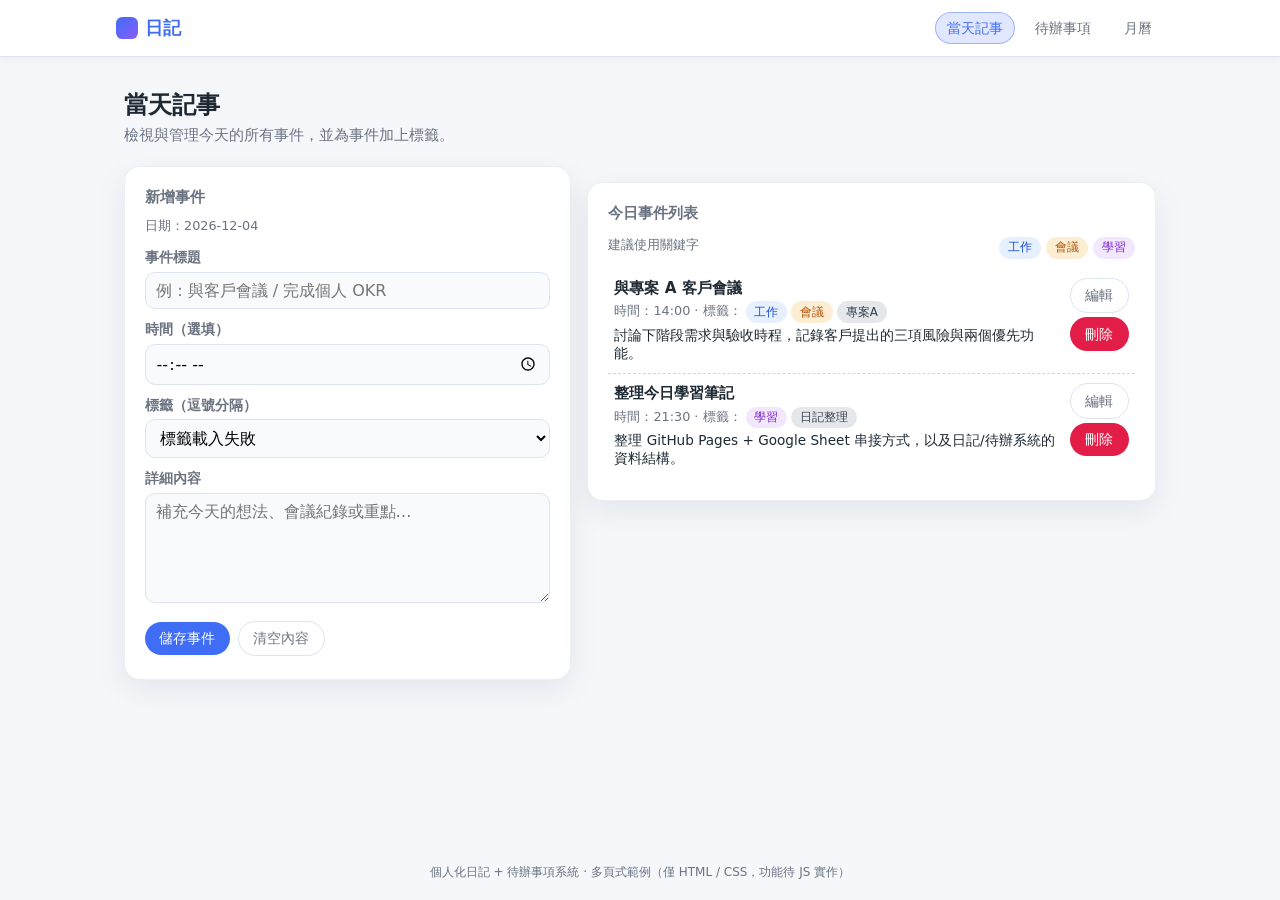
<file: index.html>
<!DOCTYPE html>
<html lang="zh-Hant">
<head>
  <meta charset="UTF-8">
  <title>日記</title>
  <link rel="stylesheet" href="static/styles.css">
</head>
<body>
  <!-- 讀取中的全畫面遮罩 -->
<div class="loading-overlay" data-role="loading-overlay">
  <div class="loading-spinner"></div>
  <div class="loading-text">載入中，請稍候…</div>
</div>
<div class="app-shell">
  <header class="top-nav">
    <div class="top-nav-inner">
      <div class="brand">
        <div class="brand-icon"></div>
        <span>日記</span>
      </div>
      <nav class="nav-links">
        <a class="nav-link active" href="index.html">當天記事</a>
        <a class="nav-link" href="todos.html">待辦事項</a>
        <a class="nav-link" href="calendar.html">月曆</a>
      </nav>
    </div>
  </header>

  <main class="app-main">
    <header class="page-header">
      <h1 class="page-title">當天記事</h1>
      <p class="page-subtitle">檢視與管理今天的所有事件，並為事件加上標籤。</p>
    </header>

    <section class="two-column">
      <!-- 左側：新增 / 編輯今日事件 -->
      <section class="card">
        <h2 class="page-subtitle" style="margin-bottom:0.6rem;">新增事件</h2>
        <p class="page-subtitle" style="font-size:0.8rem; margin-bottom:0.9rem;">
          日期：<span data-role="today-display">2025-12-03</span>
        </p>

        <form class="form-grid" data-role="daily-form">
          <div>
            <label class="label" for="event-title">事件標題</label>
            <input
              class="input"
              id="event-title"
              name="title"
              placeholder="例：與客戶會議 / 完成個人 OKR">
          </div>

          <div>
            <label class="label" for="event-time">時間（選填）</label>
            <!-- <input class="input" id="event-time" name="time" placeholder="例如：14:00"> -->
            <input
              class="input"
              id="event-time"
              name="time"
              type="time"
              step="60"
            >
          </div>

          <div>
            <label class="label" for="event-tags">標籤（逗號分隔）</label>
            <!-- <input class="input" id="event-tags" name="tags" placeholder="例如：工作,專案A,會議"> -->
            <!-- 由 JS 動態載入 Todos 的標籤 -->
            <select
              class="select"
              id="event-tags"
              name="tags"
              data-role="tag-select"
            >
            </select>
          </div>

          <div>
            <label class="label" for="event-notes">詳細內容</label>
            <textarea class="textarea" id="event-notes" name="notes" placeholder="補充今天的想法、會議紀錄或重點…"></textarea>
          </div>

          <div class="btn-row" style="margin-top:0.1rem;">
            <button type="submit" class="btn">儲存事件</button>
            <button type="reset" class="btn btn-outline">清空內容</button>
          </div>
        </form>
      </section>

      <!-- 右側：今日事件列表 -->
      <section class="card">
        <h2 class="page-subtitle" style="margin-bottom:0.8rem;">今日事件列表</h2>

        <div style="margin-bottom:0.6rem; display:flex; justify-content:space-between; gap:0.5rem; flex-wrap:wrap;">
          <span style="font-size:0.8rem; color:var(--text-muted);">
            建議使用關鍵字
          </span>
          <div class="tag-list">
            <span class="tag tag--work">工作</span>
            <span class="tag tag--meeting">會議</span>
            <span class="tag tag--study">學習</span>
          </div>
        </div>

        <ul class="list" data-role="daily-list">
          <!-- 範例事件 1 -->
          <li class="list-item">
            <div class="item-main">
              <h3 class="item-title">與專案 A 客戶會議</h3>
              <div class="item-meta">
                時間：14:00 · 標籤：
                <span class="tag tag--work">工作</span>
                <span class="tag tag--meeting">會議</span>
                <span class="tag">專案A</span>
              </div>
              <p style="margin:0; font-size:0.85rem; color:var(--text-main);">
                討論下階段需求與驗收時程，記錄客戶提出的三項風險與兩個優先功能。
              </p>
            </div>
            <div class="item-actions">
              <button class="btn btn-outline" type="button">編輯</button>
              <button class="btn btn-danger" type="button">刪除</button>
            </div>
          </li>

          <!-- 範例事件 2 -->
          <li class="list-item">
            <div class="item-main">
              <h3 class="item-title">整理今日學習筆記</h3>
              <div class="item-meta">
                時間：21:30 · 標籤：
                <span class="tag tag--study">學習</span>
                <span class="tag">日記整理</span>
              </div>
              <p style="margin:0; font-size:0.85rem; color:var(--text-main);">
                整理 GitHub Pages + Google Sheet 串接方式，以及日記/待辦系統的資料結構。
              </p>
            </div>
            <div class="item-actions">
              <button class="btn btn-outline" type="button">編輯</button>
              <button class="btn btn-danger" type="button">刪除</button>
            </div>
          </li>
        </ul>
      </section>
    </section>
  </main>

  <footer class="app-footer">
    個人化日記 + 待辦事項系統 · 多頁式範例（僅 HTML / CSS，功能待 JS 實作）
  </footer>
</div>
<script src="static/common.js"></script>
<script src="static/daily.js"></script>
</body>
</html>
</file>
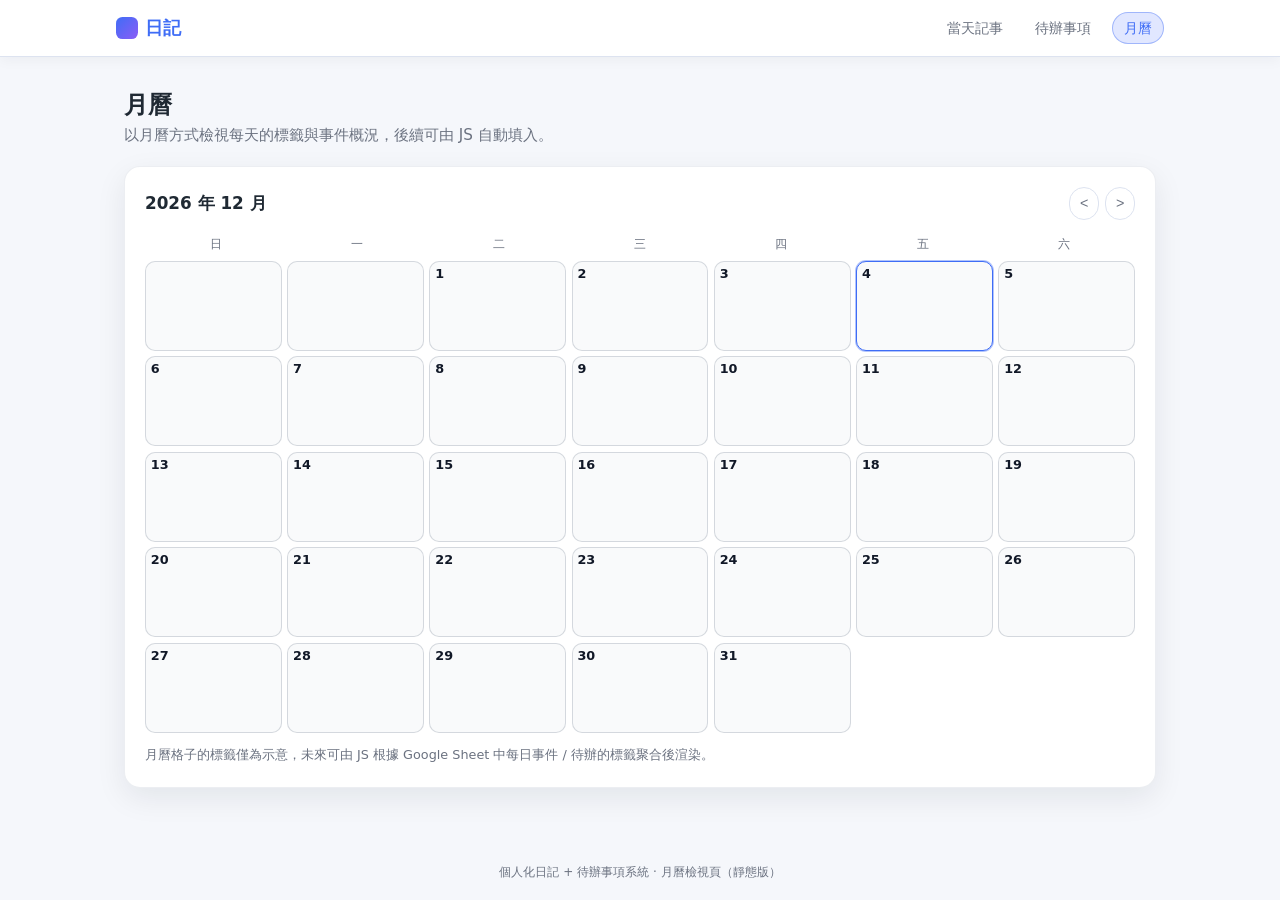
<file: calendar.html>
<!DOCTYPE html>
<html lang="zh-Hant">
<head>
  <meta charset="UTF-8">
  <title>日記</title>
  <link rel="stylesheet" href="static/styles.css">
</head>
<body>
  <!-- 讀取中的全畫面遮罩 -->
<div class="loading-overlay" data-role="loading-overlay">
  <div class="loading-spinner"></div>
  <div class="loading-text">載入中，請稍候…</div>
</div>
<div class="app-shell">
  <header class="top-nav">
    <div class="top-nav-inner">
      <div class="brand">
        <div class="brand-icon"></div>
        <span>日記</span>
      </div>
      <nav class="nav-links">
        <a class="nav-link" href="index.html">當天記事</a>
        <a class="nav-link" href="todos.html">待辦事項</a>
        <a class="nav-link active" href="calendar.html">月曆</a>
      </nav>
    </div>
  </header>

  <main class="app-main">
    <header class="page-header">
      <h1 class="page-title">月曆</h1>
      <p class="page-subtitle">
        以月曆方式檢視每天的標籤與事件概況，後續可由 JS 自動填入。
      </p>
    </header>

    <section class="card">
      <div class="calendar-header">
        <div class="calendar-title">
          <span data-role="calendar-year">2025</span> 年
          <span data-role="calendar-month">12</span> 月
        </div>
        <div class="calendar-controls">
          <button
            type="button"
            class="btn btn-icon btn-outline"
            aria-label="前一個月"
            data-role="calendar-prev"
          >&lt;</button>
          <button
            type="button"
            class="btn btn-icon btn-outline"
            aria-label="下一個月"
            data-role="calendar-next"
          >&gt;</button>
        </div>
      </div>

      <div class="calendar-weekdays">
        <div class="calendar-weekday">日</div>
        <div class="calendar-weekday">一</div>
        <div class="calendar-weekday">二</div>
        <div class="calendar-weekday">三</div>
        <div class="calendar-weekday">四</div>
        <div class="calendar-weekday">五</div>
        <div class="calendar-weekday">六</div>
      </div>

      <!-- 靜態示意：假設本月 1 號是星期一，後續可用 JS 動態產網格 -->
      <div class="calendar-grid" data-role="calendar-grid">
        <!-- 空白占位（如果月第一天不是星期日可用 JS 動態插入） -->
        <div class="calendar-day"></div>

        <!-- 範例：1 號 -->
        <div class="calendar-day">
          <div class="calendar-day-number">1</div>
          <div class="calendar-day-tags">
            <span class="calendar-tag">工作</span>
            <span class="calendar-tag">會議</span>
          </div>
        </div>

        <!-- 範例：2 號 -->
        <div class="calendar-day">
          <div class="calendar-day-number">2</div>
          <div class="calendar-day-tags">
            <span class="calendar-tag">學習</span>
          </div>
        </div>

        <!-- 範例：3 號（今天示意） -->
        <div class="calendar-day calendar-day--today">
          <div class="calendar-day-number">3</div>
          <div class="calendar-day-tags">
            <span class="calendar-tag">工作</span>
            <span class="calendar-tag">專案A</span>
            <span class="calendar-tag">日記整理</span>
          </div>
        </div>

        <!-- 為方便你看效果，再多放幾天 -->
        <div class="calendar-day">
          <div class="calendar-day-number">4</div>
          <div class="calendar-day-tags">
            <span class="calendar-tag">會議</span>
          </div>
        </div>

        <div class="calendar-day">
          <div class="calendar-day-number">5</div>
          <div class="calendar-day-tags">
            <span class="calendar-tag">個人</span>
          </div>
        </div>

        <div class="calendar-day">
          <div class="calendar-day-number">6</div>
          <div class="calendar-day-tags">
            <span class="calendar-tag">學習</span>
            <span class="calendar-tag">閱讀</span>
          </div>
        </div>

        <div class="calendar-day">
          <div class="calendar-day-number">7</div>
          <div class="calendar-day-tags">
            <span class="calendar-tag">工作</span>
          </div>
        </div>

        <!-- 其他日期可之後用 JS 產生填滿 -->
        <!-- ... -->
      </div>

      <div style="margin-top:0.9rem; font-size:0.8rem; color:var(--text-muted);">
        月曆格子的標籤僅為示意，未來可由 JS 根據 Google Sheet 中每日事件 / 待辦的標籤聚合後渲染。
      </div>
    </section>
  </main>

  <footer class="app-footer">
    個人化日記 + 待辦事項系統 · 月曆檢視頁（靜態版）
  </footer>
</div>
<script src="static/common.js"></script>
<script src="static/calendar.js"></script>
</body>
</html>
</file>
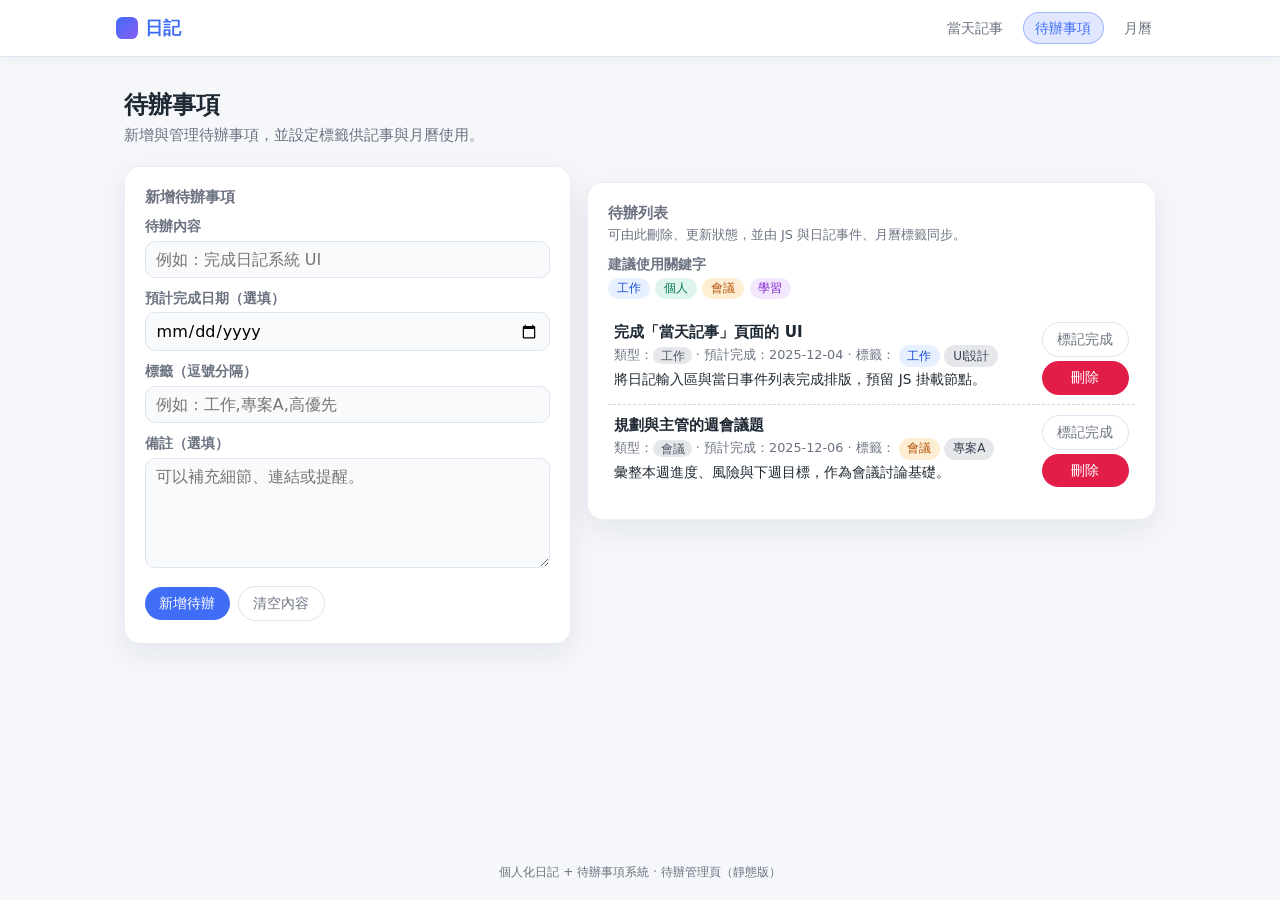
<file: todos.html>
<!DOCTYPE html>
<html lang="zh-Hant">
<head>
  <meta charset="UTF-8">
  <title>日記</title>
  <link rel="stylesheet" href="static/styles.css">
</head>
<body>
<!-- 讀取中的全畫面遮罩 -->
<div class="loading-overlay" data-role="loading-overlay">
  <div class="loading-spinner"></div>
  <div class="loading-text">載入中，請稍候…</div>
</div>
<div class="app-shell">
  <header class="top-nav">
    <div class="top-nav-inner">
      <div class="brand">
        <div class="brand-icon"></div>
        <span>日記</span>
      </div>
      <nav class="nav-links">
        <a class="nav-link" href="index.html">當天記事</a>
        <a class="nav-link active" href="todos.html">待辦事項</a>
        <a class="nav-link" href="calendar.html">月曆</a>
      </nav>
    </div>
  </header>

  <main class="app-main">
    <header class="page-header">
      <h1 class="page-title">待辦事項</h1>
      <p class="page-subtitle">
        新增與管理待辦事項，並設定標籤供記事與月曆使用。
      </p>
    </header>

    <section class="two-column">
      <!-- 左側：新增待辦 -->
      <section class="card">
        <h2 class="page-subtitle" style="margin-bottom:0.6rem;">新增待辦事項</h2>

        <form class="form-grid" data-role="todo-form">
          <div>
            <label class="label" for="todo-title">待辦內容</label>
            <input class="input" id="todo-title" name="title" placeholder="例如：完成日記系統 UI">
          </div>

          <div>
            <label class="label" for="todo-due">預計完成日期（選填）</label>
            <!-- <input class="input" id="todo-due" name="dueDate" placeholder="例如：2025-12-05"> -->
            <input
              class="input"
              id="todo-due"
              name="dueDate"
              type="date"
            >
          </div>
          <div>
            <label class="label" for="todo-tags">標籤（逗號分隔）</label>
            <input class="input" id="todo-tags" name="tags" placeholder="例如：工作,專案A,高優先">
          </div>

          <div>
            <label class="label" for="todo-notes">備註（選填）</label>
            <textarea class="textarea" id="todo-notes" name="notes" placeholder="可以補充細節、連結或提醒。"></textarea>
          </div>

          <div class="btn-row" style="margin-top:0.1rem;">
            <button type="submit" class="btn">新增待辦</button>
            <button type="reset" class="btn btn-outline">清空內容</button>
          </div>
        </form>
      </section>

      <!-- 右側：待辦列表 + 常用標籤區 -->
      <section class="card">
        <div style="display:flex; justify-content:space-between; align-items:flex-start; gap:0.75rem; margin-bottom:0.8rem; flex-wrap:wrap;">
          <div>
            <h2 class="page-subtitle" style="margin-bottom:0.15rem;">待辦列表</h2>
            <p class="page-subtitle" style="font-size:0.8rem;">
              可由此刪除、更新狀態，並由 JS 與日記事件、月曆標籤同步。
            </p>
          </div>
          <div>
            <div class="label" style="margin-bottom:0.25rem;">建議使用關鍵字</div>
            <div class="tag-list">
              <span class="tag tag--work">工作</span>
              <span class="tag tag--personal">個人</span>
              <span class="tag tag--meeting">會議</span>
              <span class="tag tag--study">學習</span>
            </div>
          </div>
        </div>

        <ul class="list" data-role="todo-list">
          <!-- 範例待辦 1 -->
          <li class="list-item">
            <div class="item-main">
              <h3 class="item-title">完成「當天記事」頁面的 UI</h3>
              <div class="item-meta">
                類型：<span class="pill-status">工作</span>
                · 預計完成：2025-12-04 · 標籤：
                <span class="tag tag--work">工作</span>
                <span class="tag">UI設計</span>
              </div>
              <p style="margin:0; font-size:0.85rem; color:var(--text-main);">
                將日記輸入區與當日事件列表完成排版，預留 JS 掛載節點。
              </p>
            </div>
            <div class="item-actions">
              <button type="button" class="btn-outline btn">標記完成</button>
              <button type="button" class="btn btn-danger">刪除</button>
            </div>
          </li>

          <!-- 範例待辦 2 -->
          <li class="list-item">
            <div class="item-main">
              <h3 class="item-title">規劃與主管的週會議題</h3>
              <div class="item-meta">
                類型：<span class="pill-status">會議</span>
                · 預計完成：2025-12-06 · 標籤：
                <span class="tag tag--meeting">會議</span>
                <span class="tag">專案A</span>
              </div>
              <p style="margin:0; font-size:0.85rem; color:var(--text-main);">
                彙整本週進度、風險與下週目標，作為會議討論基礎。
              </p>
            </div>
            <div class="item-actions">
              <button type="button" class="btn-outline btn">標記完成</button>
              <button type="button" class="btn btn-danger">刪除</button>
            </div>
          </li>
        </ul>
      </section>
    </section>
  </main>

  <footer class="app-footer">
    個人化日記 + 待辦事項系統 · 待辦管理頁（靜態版）
  </footer>
</div>
<script src="static/common.js"></script>
<script src="static/todos.js"></script>
</body>
</html>
</file>
<file: static/styles.css>
/* ========== 基礎設定 ========== */
:root {
  --bg: #f5f7fb;
  --bg-card: #ffffff;
  --border-subtle: #dde3f0;
  --primary: #3f6df6;
  --primary-soft: #e1e7ff;
  --text-main: #1f2933;
  --text-muted: #6b7280;
  --danger: #e11d48;
  --radius-lg: 16px;
  --radius-md: 10px;
  --shadow-soft: 0 10px 30px rgba(15, 23, 42, 0.08);
}

*,
*::before,
*::after {
  box-sizing: border-box;
}

html,
body {
  margin: 0;
  padding: 0;
  font-family: system-ui, -apple-system, BlinkMacSystemFont, "Segoe UI", sans-serif;
  background: var(--bg);
  color: var(--text-main);
}

/* ========== 通用版面 ========== */

.app-shell {
  min-height: 100vh;
  display: flex;
  flex-direction: column;
}

.app-main {
  flex: 1;
  width: 100%;
  max-width: 1080px;
  margin: 0 auto;
  padding: 1.5rem 1rem 2.5rem;
}

@media (min-width: 768px) {
  .app-main {
    padding: 2rem 1.5rem 3rem;
  }
}

/* ========== 頂端導覽列 ========== */

.top-nav {
  background: #ffffff;
  border-bottom: 1px solid var(--border-subtle);
  box-shadow: 0 4px 12px rgba(15, 23, 42, 0.04);
  position: sticky;
  top: 0;
  z-index: 20;
}

.top-nav-inner {
  max-width: 1080px;
  margin: 0 auto;
  padding: 0.75rem 1rem;
  display: flex;
  align-items: center;
  gap: 1rem;
}

.brand {
  font-weight: 700;
  font-size: 1.1rem;
  letter-spacing: 0.03em;
  color: var(--primary);
  display: flex;
  align-items: center;
  gap: 0.4rem;
}

.brand-icon {
  width: 1.4rem;
  height: 1.4rem;
  border-radius: 0.4rem;
  background: linear-gradient(135deg, var(--primary), #8b5cf6);
}

.nav-links {
  margin-left: auto;
  display: flex;
  gap: 0.5rem;
}

.nav-link {
  text-decoration: none;
  font-size: 0.9rem;
  padding: 0.35rem 0.7rem;
  border-radius: 999px;
  color: var(--text-muted);
  border: 1px solid transparent;
}

.nav-link:hover {
  background: #f3f4ff;
  color: var(--primary);
}

.nav-link.active {
  background: var(--primary-soft);
  color: var(--primary);
  border-color: rgba(63, 109, 246, 0.4);
}

/* ========== 卡片、標題等 ========== */

.page-header {
  margin-bottom: 1.25rem;
}

.page-title {
  font-size: 1.5rem;
  margin: 0 0 0.25rem;
}

.page-subtitle {
  margin: 0;
  font-size: 0.95rem;
  color: var(--text-muted);
}

.card {
  background: var(--bg-card);
  border-radius: var(--radius-lg);
  padding: 1rem 1rem 1.1rem;
  box-shadow: var(--shadow-soft);
  border: 1px solid rgba(148, 163, 184, 0.18);
}

.card + .card {
  margin-top: 1rem;
}

@media (min-width: 900px) {
  .card {
    padding: 1.25rem 1.25rem 1.4rem;
  }
}

/* ========== 表單元件 ========== */

.form-grid {
  display: grid;
  gap: 0.75rem;
}

@media (min-width: 720px) {
  .form-grid--2cols {
    grid-template-columns: 2fr 1fr;
    align-items: flex-start;
  }
}

.label {
  font-size: 0.85rem;
  font-weight: 600;
  color: var(--text-muted);
  margin-bottom: 0.3rem;
  display: block;
}

.input,
.textarea,
.select {
  width: 100%;
  font: inherit;
  padding: 0.5rem 0.6rem;
  border-radius: var(--radius-md);
  border: 1px solid var(--border-subtle);
  background: #f9fafb;
  outline: none;
  transition: border-color 0.15s ease, box-shadow 0.15s ease, background 0.15s ease;
}

.input:focus,
.textarea:focus,
.select:focus {
  border-color: var(--primary);
  background: #ffffff;
  box-shadow: 0 0 0 1px rgba(63, 109, 246, 0.18);
}

.textarea {
  min-height: 110px;
  resize: vertical;
}

.btn-row {
  display: flex;
  gap: 0.5rem;
  flex-wrap: wrap;
  align-items: center;
}

/* 按鈕 */

.btn {
  display: inline-flex;
  align-items: center;
  justify-content: center;
  gap: 0.35rem;
  padding: 0.45rem 0.9rem;
  border-radius: 999px;
  font-size: 0.9rem;
  border: none;
  cursor: pointer;
  font-weight: 500;
  background: var(--primary);
  color: #ffffff;
}

.btn-outline {
  background: #ffffff;
  color: var(--text-muted);
  border: 1px solid var(--border-subtle);
}

.btn-danger {
  background: var(--danger);
  color: #ffffff;
}

/* ========== 標籤 Tag 樣式 ========== */

.tag-list {
  display: flex;
  flex-wrap: wrap;
  gap: 0.35rem;
}

.tag {
  display: inline-flex;
  align-items: center;
  padding: 0.15rem 0.55rem;
  border-radius: 999px;
  background: #e5e7eb;
  color: #374151;
  font-size: 0.75rem;
  white-space: nowrap;
}

/* 顏色變體，可之後用 JS 對應不同標籤 */

.tag--work {
  background: rgba(59, 130, 246, 0.12);
  color: #1d4ed8;
}

.tag--personal {
  background: rgba(16, 185, 129, 0.14);
  color: #047857;
}

.tag--meeting {
  background: rgba(245, 158, 11, 0.18);
  color: #b45309;
}

.tag--study {
  background: rgba(168, 85, 247, 0.14);
  color: #7e22ce;
}

/* ========== 列表類視圖 ========== */

.list {
  margin: 0;
  padding: 0;
  list-style: none;
}

.list-item {
  padding: 0.6rem 0.4rem;
  border-bottom: 1px dashed rgba(148, 163, 184, 0.45);
  display: flex;
  gap: 0.6rem;
  align-items: flex-start;
}

.list-item:last-child {
  border-bottom: none;
}

.item-main {
  flex: 1;
  min-width: 0;
}

.item-title {
  margin: 0 0 0.15rem;
  font-size: 0.95rem;
  font-weight: 600;
}

.item-meta {
  font-size: 0.8rem;
  color: var(--text-muted);
  margin-bottom: 0.25rem;
}

.item-actions {
  display: flex;
  flex-direction: column;
  gap: 0.25rem;
}

.pill-status {
  font-size: 0.75rem;
  padding: 0.1rem 0.45rem;
  border-radius: 999px;
  background: #e5e7eb;
  color: #4b5563;
}

/* ========== 兩欄版面（當天記事、待辦） ========== */

.two-column {
  display: grid;
  gap: 1rem;
}

@media (min-width: 900px) {
  .two-column {
    grid-template-columns: 1.1fr 1.4fr;
    align-items: flex-start;
  }
}

/* ========== 月曆樣式 ========== */

.calendar-header {
  display: flex;
  align-items: center;
  justify-content: space-between;
  margin-bottom: 0.75rem;
}

.calendar-title {
  font-weight: 600;
  font-size: 1.05rem;
}

.calendar-controls {
  display: flex;
  gap: 0.4rem;
}

.btn-icon {
  padding-inline: 0.6rem;
}

.calendar-weekdays {
  display: grid;
  grid-template-columns: repeat(7, 1fr);
  font-size: 0.75rem;
  text-align: center;
  color: var(--text-muted);
  margin-bottom: 0.25rem;
}

.calendar-weekday {
  padding: 0.25rem 0;
}

.calendar-grid {
  display: grid;
  grid-template-columns: repeat(7, 1fr);
  gap: 0.35rem;
}

.calendar-day {
  min-height: 90px;
  background: #f9fafb;
  border-radius: var(--radius-md);
  border: 1px solid rgba(209, 213, 219, 0.9);
  padding: 0.25rem 0.3rem 0.35rem;
  display: flex;
  flex-direction: column;
  justify-content: flex-start;
  position: relative;
}

.calendar-day--today {
  border-color: var(--primary);
  box-shadow: 0 0 0 1px rgba(63, 109, 246, 0.4);
}

.calendar-day-number {
  font-size: 0.8rem;
  font-weight: 600;
  color: #111827;
  margin-bottom: 0.1rem;
}

.calendar-day-tags {
  margin-top: 0.15rem;
  display: flex;
  flex-wrap: wrap;
  gap: 0.2rem;
}

.calendar-tag {
  font-size: 0.7rem;
  border-radius: 999px;
  padding: 0.05rem 0.35rem;
  background: #e5e7eb;
  color: #374151;
}

/* ========== 頁尾 ========== */

.app-footer {
  font-size: 0.75rem;
  color: var(--text-muted);
  text-align: center;
  padding: 0.75rem 1rem 1.2rem;
}

/* === Loading Overlay === */

.loading-overlay {
  position: fixed;
  inset: 0;
  background: rgba(0, 0, 0, 0.18); /* 灰色半透明 */
  display: flex;
  flex-direction: column;
  align-items: center;
  justify-content: center;
  z-index: 999; /* 蓋在所有內容上面 */
  transition: opacity 0.2s ease-out, visibility 0.2s ease-out;
}

.loading-overlay.is-hidden {
  opacity: 0;
  visibility: hidden;
  pointer-events: none;
}

/* spinner 本體 */
.loading-spinner {
  width: 48px;
  height: 48px;
  border-radius: 50%;
  border: 4px solid rgba(255, 255, 255, 0.6);
  border-top-color: var(--accent, #2563eb); /* 或你自己定義的主色 */
  animation: loading-spin 0.8s linear infinite;
  box-shadow: 0 0 8px rgba(0,0,0,0.2);
}

.loading-text {
  margin-top: 0.75rem;
  font-size: 0.9rem;
  color: #f9fafb;
}

@keyframes loading-spin {
  to {
    transform: rotate(360deg);
  }
}
</file>
